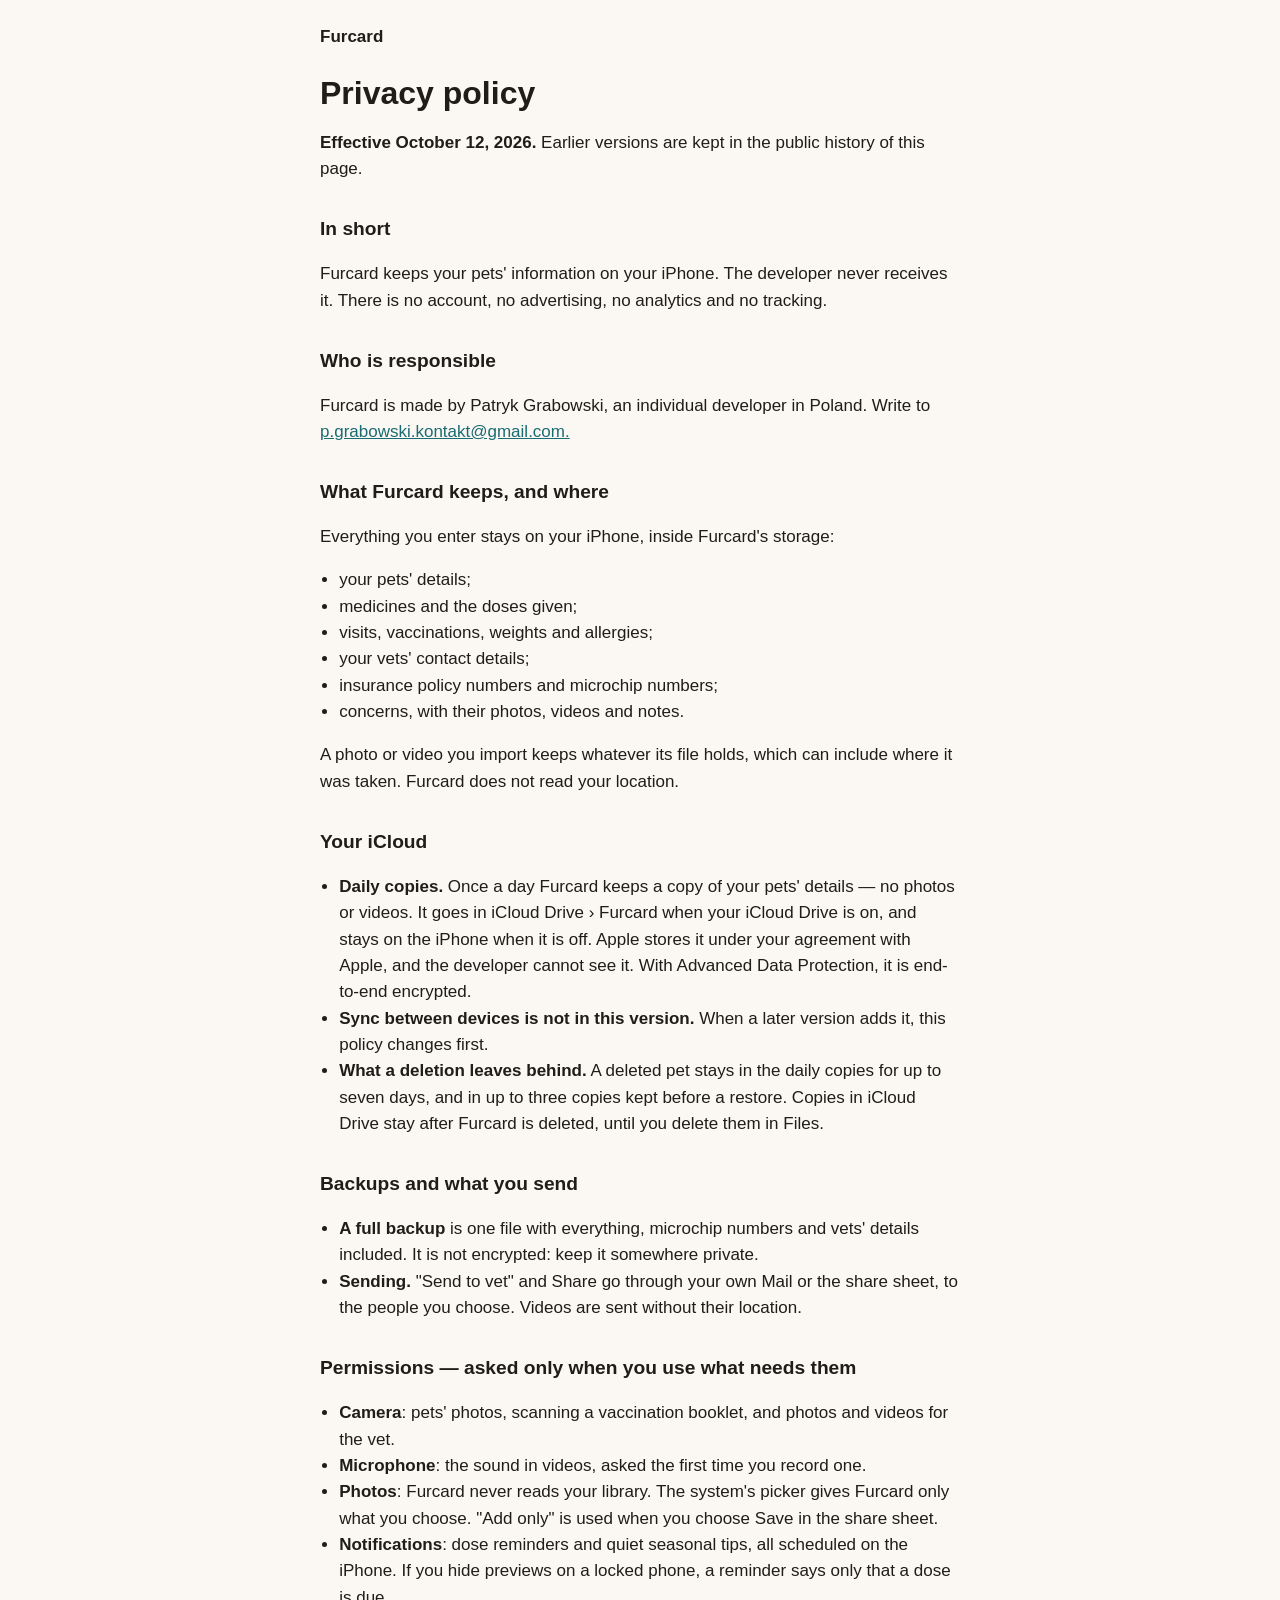
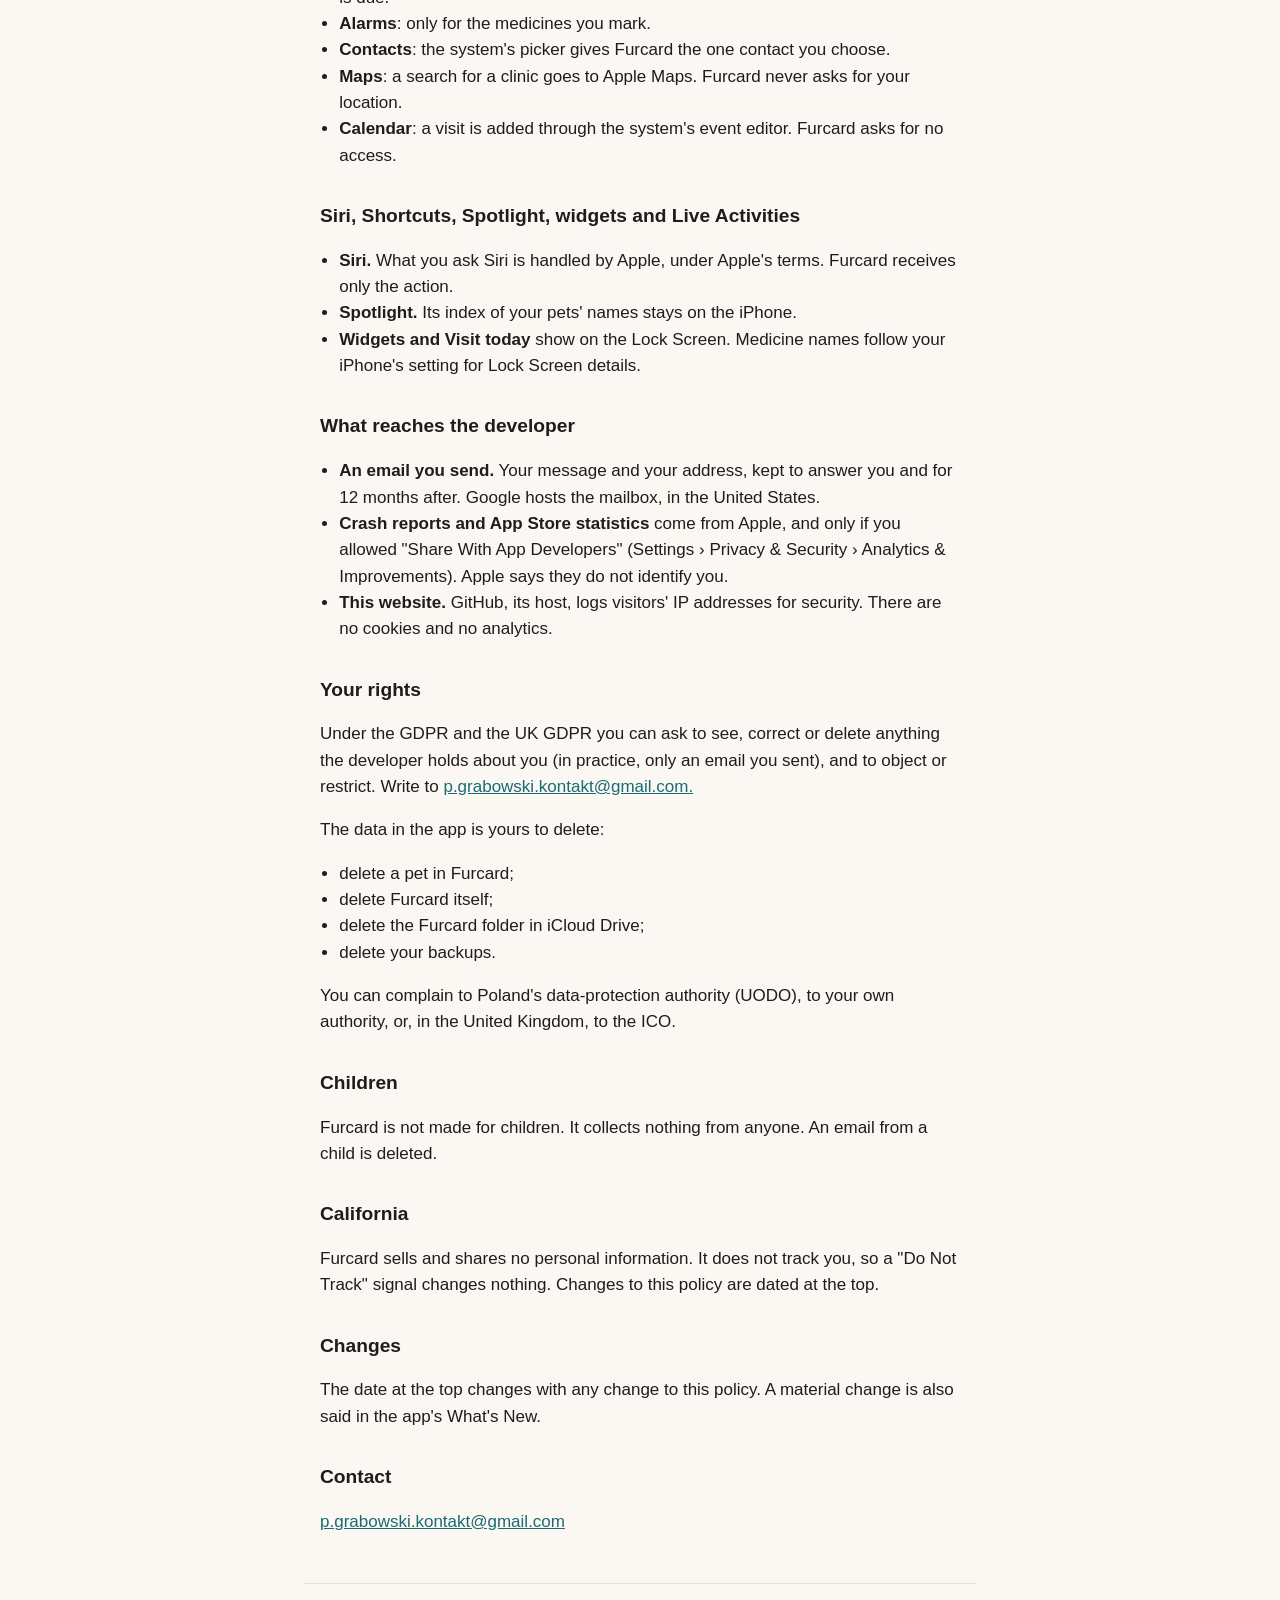
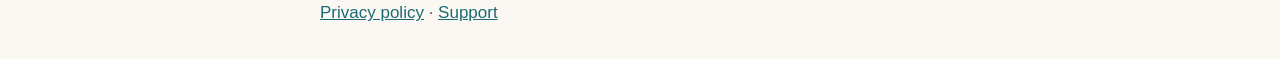
<file: privacy.html>
<!doctype html>
<html lang="en">
<head>
<meta charset="utf-8">
<meta name="viewport" content="width=device-width, initial-scale=1">
<title>Furcard — Privacy policy</title>
<link rel="stylesheet" href="style.css">
</head>
<body>
<header><a href="index.html">Furcard</a></header>
<main>
<h1>Privacy policy</h1>
<p><strong>Effective October 12, 2026.</strong> Earlier versions are kept in the public history of this page.</p>
<h2>In short</h2>
<p>Furcard keeps your pets' information on your iPhone. The developer never receives it. There is no account, no advertising, no analytics and no tracking.</p>
<h2>Who is responsible</h2>
<p>Furcard is made by Patryk Grabowski, an individual developer in Poland. Write to <a href="mailto:p.grabowski.kontakt@gmail.com.">p.grabowski.kontakt@gmail.com.</a></p>
<h2>What Furcard keeps, and where</h2>
<p>Everything you enter stays on your iPhone, inside Furcard's storage:</p>
<ul>
<li>your pets' details;</li>
<li>medicines and the doses given;</li>
<li>visits, vaccinations, weights and allergies;</li>
<li>your vets' contact details;</li>
<li>insurance policy numbers and microchip numbers;</li>
<li>concerns, with their photos, videos and notes.</li>
</ul>
<p>A photo or video you import keeps whatever its file holds, which can include where it was taken. Furcard does not read your location.</p>
<h2>Your iCloud</h2>
<ul>
<li><strong>Daily copies.</strong> Once a day Furcard keeps a copy of your pets' details — no photos or videos. It goes in iCloud Drive › Furcard when your iCloud Drive is on, and stays on the iPhone when it is off. Apple stores it under your agreement with Apple, and the developer cannot see it. With Advanced Data Protection, it is end-to-end encrypted.</li>
<li><strong>Sync between devices is not in this version.</strong> When a later version adds it, this policy changes first.</li>
<li><strong>What a deletion leaves behind.</strong> A deleted pet stays in the daily copies for up to seven days, and in up to three copies kept before a restore. Copies in iCloud Drive stay after Furcard is deleted, until you delete them in Files.</li>
</ul>
<h2>Backups and what you send</h2>
<ul>
<li><strong>A full backup</strong> is one file with everything, microchip numbers and vets' details included. It is not encrypted: keep it somewhere private.</li>
<li><strong>Sending.</strong> "Send to vet" and Share go through your own Mail or the share sheet, to the people you choose. Videos are sent without their location.</li>
</ul>
<h2>Permissions — asked only when you use what needs them</h2>
<ul>
<li><strong>Camera</strong>: pets' photos, scanning a vaccination booklet, and photos and videos for the vet.</li>
<li><strong>Microphone</strong>: the sound in videos, asked the first time you record one.</li>
<li><strong>Photos</strong>: Furcard never reads your library. The system's picker gives Furcard only what you choose. "Add only" is used when you choose Save in the share sheet.</li>
<li><strong>Notifications</strong>: dose reminders and quiet seasonal tips, all scheduled on the iPhone. If you hide previews on a locked phone, a reminder says only that a dose is due.</li>
<li><strong>Alarms</strong>: only for the medicines you mark.</li>
<li><strong>Contacts</strong>: the system's picker gives Furcard the one contact you choose.</li>
<li><strong>Maps</strong>: a search for a clinic goes to Apple Maps. Furcard never asks for your location.</li>
<li><strong>Calendar</strong>: a visit is added through the system's event editor. Furcard asks for no access.</li>
</ul>
<h2>Siri, Shortcuts, Spotlight, widgets and Live Activities</h2>
<ul>
<li><strong>Siri.</strong> What you ask Siri is handled by Apple, under Apple's terms. Furcard receives only the action.</li>
<li><strong>Spotlight.</strong> Its index of your pets' names stays on the iPhone.</li>
<li><strong>Widgets and Visit today</strong> show on the Lock Screen. Medicine names follow your iPhone's setting for Lock Screen details.</li>
</ul>
<h2>What reaches the developer</h2>
<ul>
<li><strong>An email you send.</strong> Your message and your address, kept to answer you and for 12 months after. Google hosts the mailbox, in the United States.</li>
<li><strong>Crash reports and App Store statistics</strong> come from Apple, and only if you allowed "Share With App Developers" (Settings › Privacy &amp; Security › Analytics &amp; Improvements). Apple says they do not identify you.</li>
<li><strong>This website.</strong> GitHub, its host, logs visitors' IP addresses for security. There are no cookies and no analytics.</li>
</ul>
<h2>Your rights</h2>
<p>Under the GDPR and the UK GDPR you can ask to see, correct or delete anything the developer holds about you (in practice, only an email you sent), and to object or restrict. Write to <a href="mailto:p.grabowski.kontakt@gmail.com.">p.grabowski.kontakt@gmail.com.</a></p>
<p>The data in the app is yours to delete:</p>
<ul>
<li>delete a pet in Furcard;</li>
<li>delete Furcard itself;</li>
<li>delete the Furcard folder in iCloud Drive;</li>
<li>delete your backups.</li>
</ul>
<p>You can complain to Poland's data-protection authority (UODO), to your own authority, or, in the United Kingdom, to the ICO.</p>
<h2>Children</h2>
<p>Furcard is not made for children. It collects nothing from anyone. An email from a child is deleted.</p>
<h2>California</h2>
<p>Furcard sells and shares no personal information. It does not track you, so a "Do Not Track" signal changes nothing. Changes to this policy are dated at the top.</p>
<h2>Changes</h2>
<p>The date at the top changes with any change to this policy. A material change is also said in the app's What's New.</p>
<h2>Contact</h2>
<p><a href="mailto:p.grabowski.kontakt@gmail.com">p.grabowski.kontakt@gmail.com</a></p>
</main>
<footer><a href="privacy.html">Privacy policy</a> · <a href="support.html">Support</a></footer>
</body>
</html>
</file>
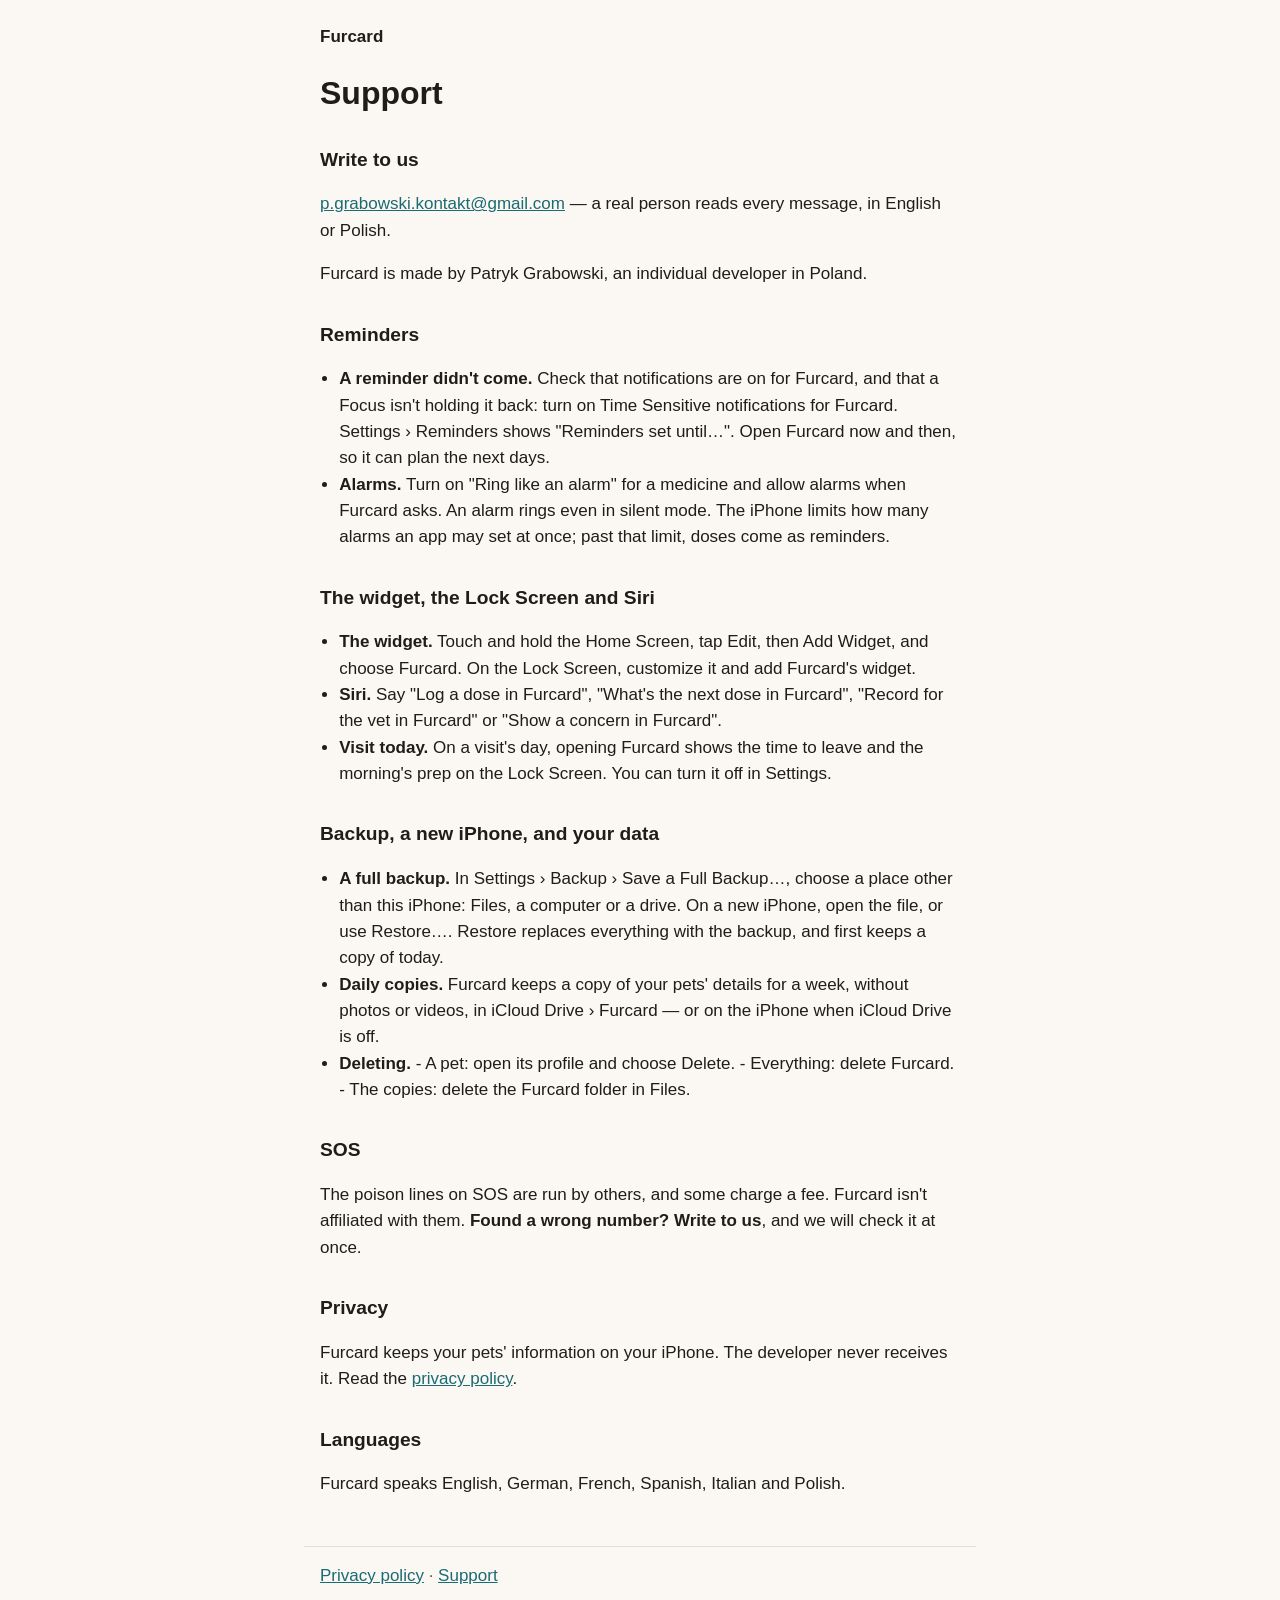
<file: support.html>
<!doctype html>
<html lang="en">
<head>
<meta charset="utf-8">
<meta name="viewport" content="width=device-width, initial-scale=1">
<title>Furcard — Support</title>
<link rel="stylesheet" href="style.css">
</head>
<body>
<header><a href="index.html">Furcard</a></header>
<main>
<h1>Support</h1>
<h2>Write to us</h2>
<p><a href="mailto:p.grabowski.kontakt@gmail.com">p.grabowski.kontakt@gmail.com</a> — a real person reads every message, in English or Polish.</p>
<p>Furcard is made by Patryk Grabowski, an individual developer in Poland.</p>
<h2>Reminders</h2>
<ul>
<li><strong>A reminder didn't come.</strong> Check that notifications are on for Furcard, and that a Focus isn't holding it back: turn on Time Sensitive notifications for Furcard. Settings › Reminders shows "Reminders set until…". Open Furcard now and then, so it can plan the next days.</li>
<li><strong>Alarms.</strong> Turn on "Ring like an alarm" for a medicine and allow alarms when Furcard asks. An alarm rings even in silent mode. The iPhone limits how many alarms an app may set at once; past that limit, doses come as reminders.</li>
</ul>
<h2>The widget, the Lock Screen and Siri</h2>
<ul>
<li><strong>The widget.</strong> Touch and hold the Home Screen, tap Edit, then Add Widget, and choose Furcard. On the Lock Screen, customize it and add Furcard's widget.</li>
<li><strong>Siri.</strong> Say "Log a dose in Furcard", "What's the next dose in Furcard", "Record for the vet in Furcard" or "Show a concern in Furcard".</li>
<li><strong>Visit today.</strong> On a visit's day, opening Furcard shows the time to leave and the morning's prep on the Lock Screen. You can turn it off in Settings.</li>
</ul>
<h2>Backup, a new iPhone, and your data</h2>
<ul>
<li><strong>A full backup.</strong> In Settings › Backup › Save a Full Backup…, choose a place other than this iPhone: Files, a computer or a drive. On a new iPhone, open the file, or use Restore…. Restore replaces everything with the backup, and first keeps a copy of today.</li>
<li><strong>Daily copies.</strong> Furcard keeps a copy of your pets' details for a week, without photos or videos, in iCloud Drive › Furcard — or on the iPhone when iCloud Drive is off.</li>
<li><strong>Deleting.</strong> - A pet: open its profile and choose Delete. - Everything: delete Furcard. - The copies: delete the Furcard folder in Files.</li>
</ul>
<h2>SOS</h2>
<p>The poison lines on SOS are run by others, and some charge a fee. Furcard isn't affiliated with them. <strong>Found a wrong number? Write to us</strong>, and we will check it at once.</p>
<h2>Privacy</h2>
<p>Furcard keeps your pets' information on your iPhone. The developer never receives it. Read the <a href="privacy.html">privacy policy</a>.</p>
<h2>Languages</h2>
<p>Furcard speaks English, German, French, Spanish, Italian and Polish.</p>
</main>
<footer><a href="privacy.html">Privacy policy</a> · <a href="support.html">Support</a></footer>
</body>
</html>
</file>
<file: style.css>
/* Furcard's public pages: one stylesheet, the system's fonts, light and dark. */
:root {
  --ground: #fbf8f4;
  --text: #1f1c19;
  --secondary: #5f5952;
  --accent: #1a6b72;
  --rule: #e6dfd6;
}
@media (prefers-color-scheme: dark) {
  :root {
    --ground: #151311;
    --text: #f2ede7;
    --secondary: #b5aca3;
    --accent: #5ccbd2;
    --rule: #2e2a26;
  }
}
* { box-sizing: border-box; }
body {
  margin: 0;
  background: var(--ground);
  color: var(--text);
  font: 17px/1.55 -apple-system, BlinkMacSystemFont, "Segoe UI", Roboto, Helvetica, Arial, sans-serif;
}
header, main, footer { max-width: 42rem; margin: 0 auto; padding: 0 16px; }
header { padding-top: 24px; font-weight: 600; }
header a { color: var(--text); text-decoration: none; }
h1 { font-size: 2rem; line-height: 1.2; margin: 1.5rem 0 1rem; }
h2 { font-size: 1.2rem; margin: 2rem 0 0.5rem; }
p, li { color: var(--text); }
ul { padding-left: 1.2rem; }
a { color: var(--accent); }
footer { margin-top: 3rem; padding-top: 16px; padding-bottom: 32px; border-top: 1px solid var(--rule); color: var(--secondary); }
.lead { font-size: 1.15rem; color: var(--secondary); }
</file>
